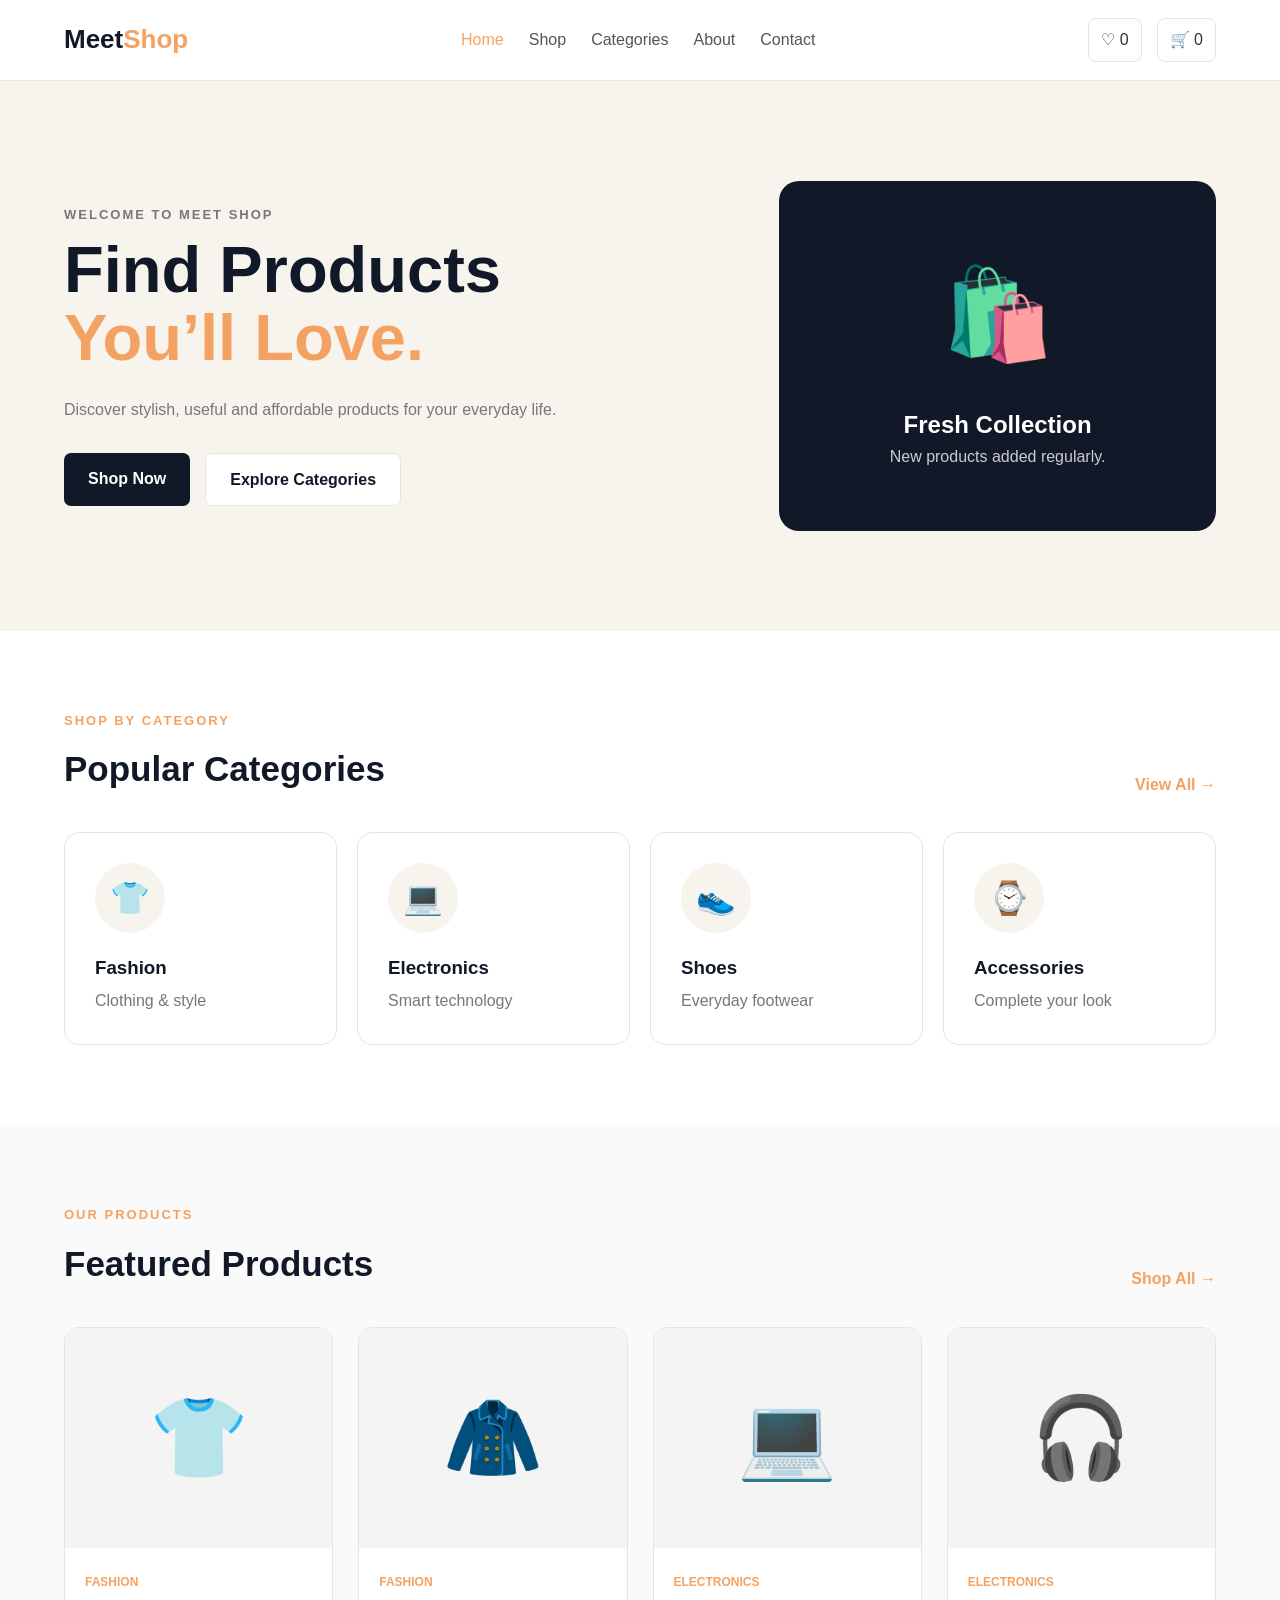
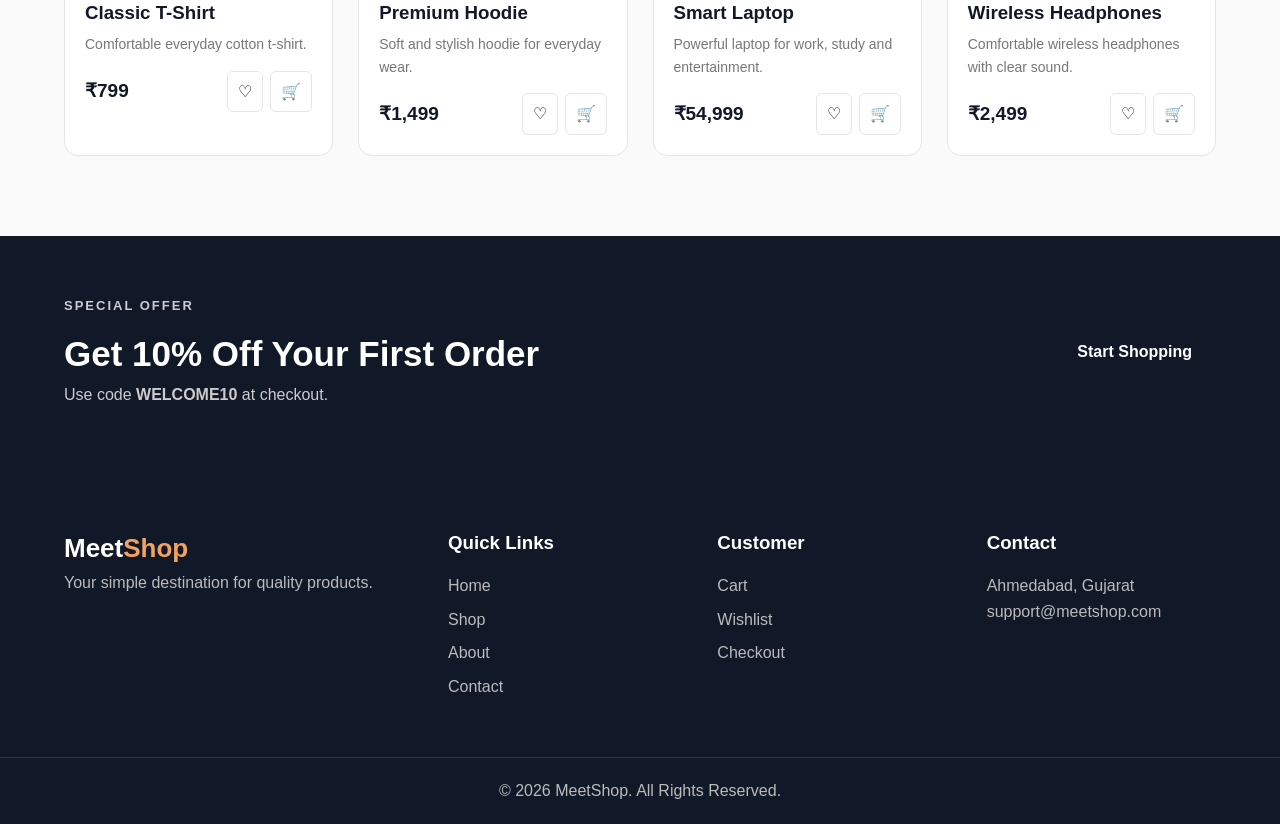
<file: index.html>
<!DOCTYPE html>
<html lang="en">
<head>
    <meta charset="UTF-8">
    <meta name="viewport" content="width=device-width, initial-scale=1.0">
    <title>Meet Shop - Home</title>
    <link rel="stylesheet" href="css/style.css">
</head>
<body>

<header class="header">
    <div class="container nav">
        <a href="index.html" class="logo">Meet<span>Shop</span></a>

        <nav>
            <a href="index.html" class="active">Home</a>
            <a href="pages/shop.html">Shop</a>
            <a href="pages/categories.html">Categories</a>
            <a href="pages/about.html">About</a>
            <a href="pages/contact.html">Contact</a>
        </nav>

        <div class="nav-actions">
            <a href="pages/wishlist.html">♡ <span id="wishlistCount">0</span></a>
            <a href="pages/cart.html">🛒 <span id="cartCount">0</span></a>
        </div>
    </div>
</header>

<main>

<section class="hero">
    <div class="container hero-content">
        <div>
            <p class="small-title">WELCOME TO MEET SHOP</p>
            <h1>Find Products<br><span>You’ll Love.</span></h1>
            <p>
                Discover stylish, useful and affordable products
                for your everyday life.
            </p>

            <div class="hero-buttons">
                <a href="pages/shop.html" class="btn">Shop Now</a>
                <a href="pages/categories.html" class="btn btn-light">Explore Categories</a>
            </div>
        </div>

        <div class="hero-card">
            <div class="hero-icon">🛍️</div>
            <h2>Fresh Collection</h2>
            <p>New products added regularly.</p>
        </div>
    </div>
</section>

<section class="section">
    <div class="container">
        <div class="section-heading">
            <div>
                <p class="small-title">SHOP BY CATEGORY</p>
                <h2>Popular Categories</h2>
            </div>
            <a href="pages/categories.html" class="text-link">View All →</a>
        </div>

        <div class="category-grid">
            <a href="pages/shop.html?category=Fashion" class="category-card">
                <div class="category-icon">👕</div>
                <h3>Fashion</h3>
                <p>Clothing & style</p>
            </a>

            <a href="pages/shop.html?category=Electronics" class="category-card">
                <div class="category-icon">💻</div>
                <h3>Electronics</h3>
                <p>Smart technology</p>
            </a>

            <a href="pages/shop.html?category=Shoes" class="category-card">
                <div class="category-icon">👟</div>
                <h3>Shoes</h3>
                <p>Everyday footwear</p>
            </a>

            <a href="pages/shop.html?category=Accessories" class="category-card">
                <div class="category-icon">⌚</div>
                <h3>Accessories</h3>
                <p>Complete your look</p>
            </a>
        </div>
    </div>
</section>

<section class="section products-section">
    <div class="container">
        <div class="section-heading">
            <div>
                <p class="small-title">OUR PRODUCTS</p>
                <h2>Featured Products</h2>
            </div>
            <a href="pages/shop.html" class="text-link">Shop All →</a>
        </div>

        <div class="product-grid" id="homeProducts"></div>
    </div>
</section>

<section class="promo">
    <div class="container promo-content">
        <div>
            <p class="small-title">SPECIAL OFFER</p>
            <h2>Get 10% Off Your First Order</h2>
            <p>Use code <strong>WELCOME10</strong> at checkout.</p>
        </div>

        <a href="pages/shop.html" class="btn">Start Shopping</a>
    </div>
</section>

</main>

<footer class="footer">
    <div class="container footer-grid">

        <div>
            <a href="index.html" class="logo">Meet<span>Shop</span></a>
            <p>Your simple destination for quality products.</p>
        </div>

        <div>
            <h3>Quick Links</h3>
            <a href="index.html">Home</a>
            <a href="pages/shop.html">Shop</a>
            <a href="pages/about.html">About</a>
            <a href="pages/contact.html">Contact</a>
        </div>

        <div>
            <h3>Customer</h3>
            <a href="pages/cart.html">Cart</a>
            <a href="pages/wishlist.html">Wishlist</a>
            <a href="pages/checkout.html">Checkout</a>
        </div>

        <div>
            <h3>Contact</h3>
            <p>Ahmedabad, Gujarat</p>
            <p>support@meetshop.com</p>
        </div>

    </div>

    <div class="footer-bottom">
        <p>© 2026 MeetShop. All Rights Reserved.</p>
    </div>
</footer>

<script src="js/script.js"></script>
</body>
</html>
</file>
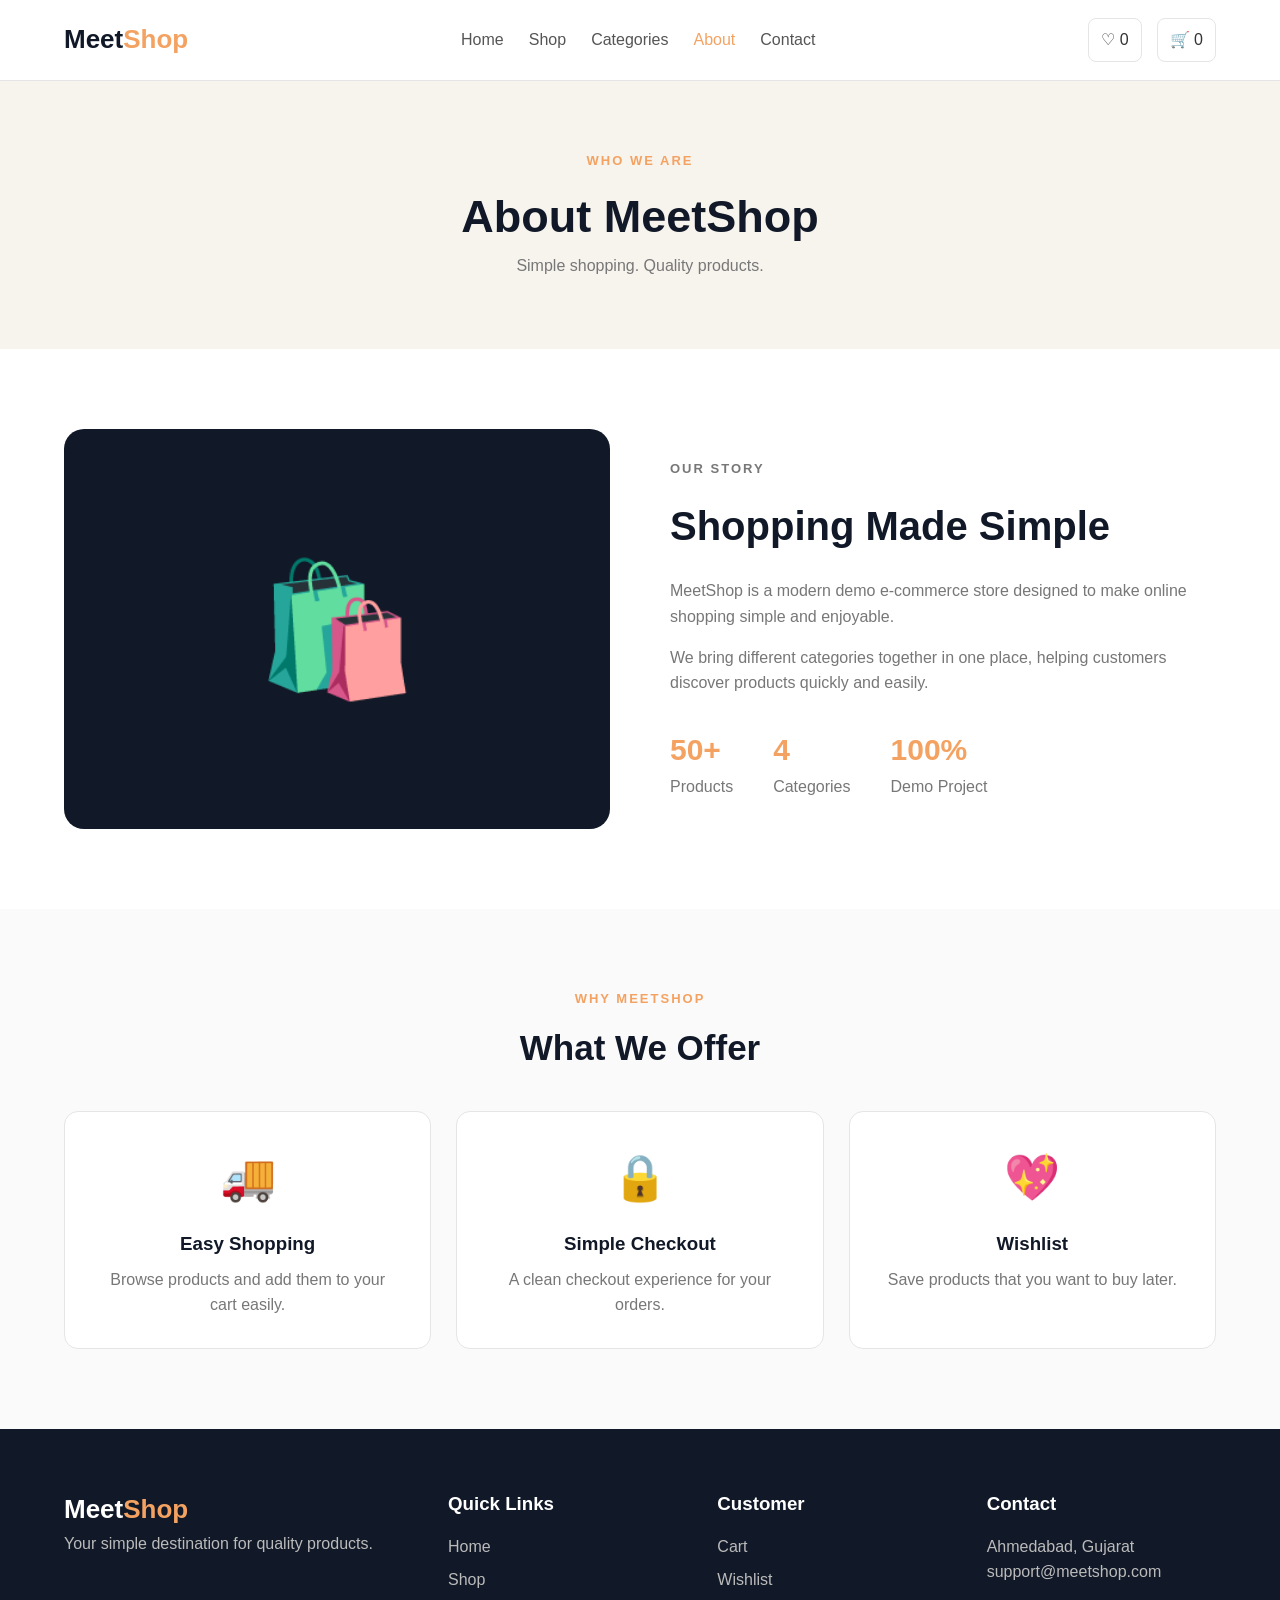
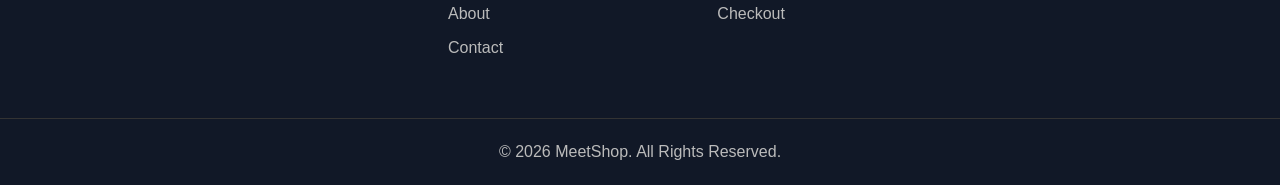
<file: pages/about.html>
<!DOCTYPE html>
<html lang="en">
<head>
    <meta charset="UTF-8">
    <meta name="viewport" content="width=device-width, initial-scale=1.0">
    <title>Meet Shop - About</title>
    <link rel="stylesheet" href="../css/style.css">
</head>
<body>

<header class="header">
    <div class="container nav">
        <a href="../index.html" class="logo">Meet<span>Shop</span></a>

        <nav>
            <a href="../index.html">Home</a>
            <a href="shop.html">Shop</a>
            <a href="categories.html">Categories</a>
            <a href="about.html" class="active">About</a>
            <a href="contact.html">Contact</a>
        </nav>

        <div class="nav-actions">
            <a href="wishlist.html">♡ <span id="wishlistCount">0</span></a>
            <a href="cart.html">🛒 <span id="cartCount">0</span></a>
        </div>
    </div>
</header>

<main>

<section class="page-banner">
    <div class="container">
        <p class="small-title">WHO WE ARE</p>
        <h1>About MeetShop</h1>
        <p>Simple shopping. Quality products.</p>
    </div>
</section>

<section class="section">
    <div class="container about-grid">

        <div class="about-visual">
            <div class="about-icon">🛍️</div>
        </div>

        <div>
            <p class="small-title">OUR STORY</p>
            <h2>Shopping Made Simple</h2>

            <p>
                MeetShop is a modern demo e-commerce store designed
                to make online shopping simple and enjoyable.
            </p>

            <p>
                We bring different categories together in one place,
                helping customers discover products quickly and easily.
            </p>

            <div class="stats">
                <div>
                    <strong>50+</strong>
                    <span>Products</span>
                </div>

                <div>
                    <strong>4</strong>
                    <span>Categories</span>
                </div>

                <div>
                    <strong>100%</strong>
                    <span>Demo Project</span>
                </div>
            </div>
        </div>

    </div>
</section>

<section class="section light-section">
    <div class="container">

        <div class="section-heading center-heading">
            <div>
                <p class="small-title">WHY MEETSHOP</p>
                <h2>What We Offer</h2>
            </div>
        </div>

        <div class="feature-grid">

            <div class="feature-card">
                <div>🚚</div>
                <h3>Easy Shopping</h3>
                <p>Browse products and add them to your cart easily.</p>
            </div>

            <div class="feature-card">
                <div>🔒</div>
                <h3>Simple Checkout</h3>
                <p>A clean checkout experience for your orders.</p>
            </div>

            <div class="feature-card">
                <div>💖</div>
                <h3>Wishlist</h3>
                <p>Save products that you want to buy later.</p>
            </div>

        </div>

    </div>
</section>

</main>

<footer class="footer">
    <div class="container footer-grid">

        <div>
            <a href="../index.html" class="logo">Meet<span>Shop</span></a>
            <p>Your simple destination for quality products.</p>
        </div>

        <div>
            <h3>Quick Links</h3>
            <a href="../index.html">Home</a>
            <a href="shop.html">Shop</a>
            <a href="about.html">About</a>
            <a href="contact.html">Contact</a>
        </div>

        <div>
            <h3>Customer</h3>
            <a href="cart.html">Cart</a>
            <a href="wishlist.html">Wishlist</a>
            <a href="checkout.html">Checkout</a>
        </div>

        <div>
            <h3>Contact</h3>
            <p>Ahmedabad, Gujarat</p>
            <p>support@meetshop.com</p>
        </div>

    </div>

    <div class="footer-bottom">
        <p>© 2026 MeetShop. All Rights Reserved.</p>
    </div>
</footer>

<script src="../js/script.js"></script>
</body>
</html>
</file>
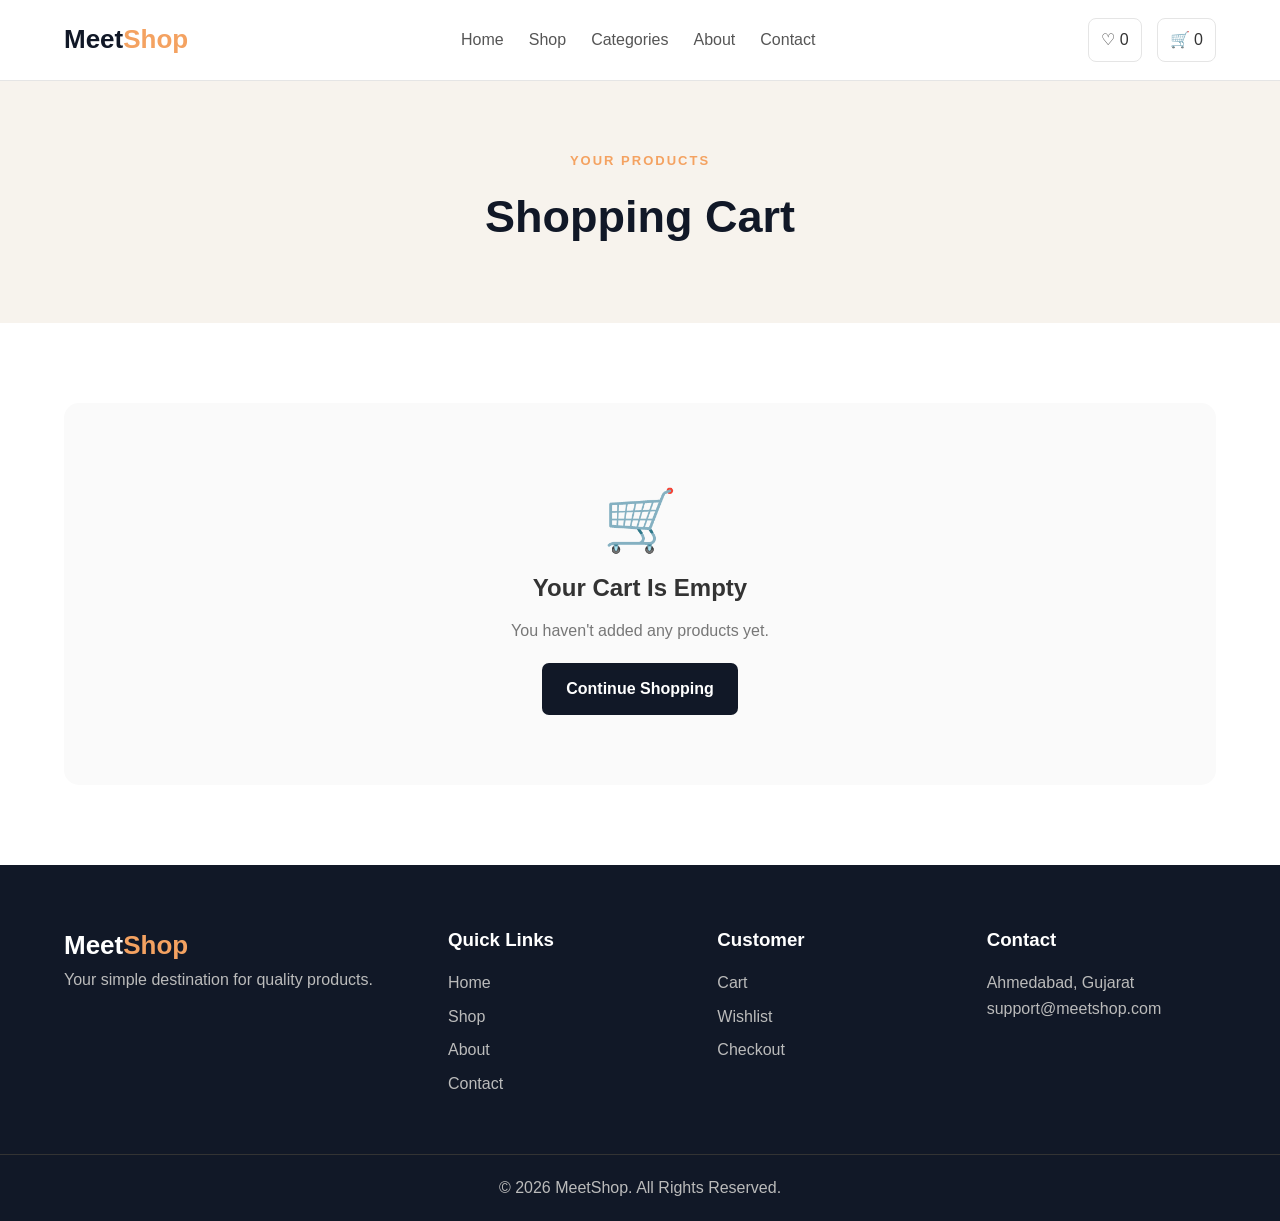
<file: pages/cart.html>
<!DOCTYPE html>
<html lang="en">
<head>
    <meta charset="UTF-8">
    <meta name="viewport" content="width=device-width, initial-scale=1.0">
    <title>Meet Shop - Cart</title>
    <link rel="stylesheet" href="../css/style.css">
</head>
<body>

<header class="header">
    <div class="container nav">
        <a href="../index.html" class="logo">Meet<span>Shop</span></a>

        <nav>
            <a href="../index.html">Home</a>
            <a href="shop.html">Shop</a>
            <a href="categories.html">Categories</a>
            <a href="about.html">About</a>
            <a href="contact.html">Contact</a>
        </nav>

        <div class="nav-actions">
            <a href="wishlist.html">♡ <span id="wishlistCount">0</span></a>
            <a href="cart.html" class="active">🛒 <span id="cartCount">0</span></a>
        </div>
    </div>
</header>

<main>

<section class="page-banner">
    <div class="container">
        <p class="small-title">YOUR PRODUCTS</p>
        <h1>Shopping Cart</h1>
    </div>
</section>

<section class="section">
    <div class="container">

        <div id="cartContainer"></div>

    </div>
</section>

</main>

<footer class="footer">
    <div class="container footer-grid">

        <div>
            <a href="../index.html" class="logo">Meet<span>Shop</span></a>
            <p>Your simple destination for quality products.</p>
        </div>

        <div>
            <h3>Quick Links</h3>
            <a href="../index.html">Home</a>
            <a href="shop.html">Shop</a>
            <a href="about.html">About</a>
            <a href="contact.html">Contact</a>
        </div>

        <div>
            <h3>Customer</h3>
            <a href="cart.html">Cart</a>
            <a href="wishlist.html">Wishlist</a>
            <a href="checkout.html">Checkout</a>
        </div>

        <div>
            <h3>Contact</h3>
            <p>Ahmedabad, Gujarat</p>
            <p>support@meetshop.com</p>
        </div>

    </div>

    <div class="footer-bottom">
        <p>© 2026 MeetShop. All Rights Reserved.</p>
    </div>
</footer>

<script src="../js/script.js"></script>
</body>
</html>
</file>
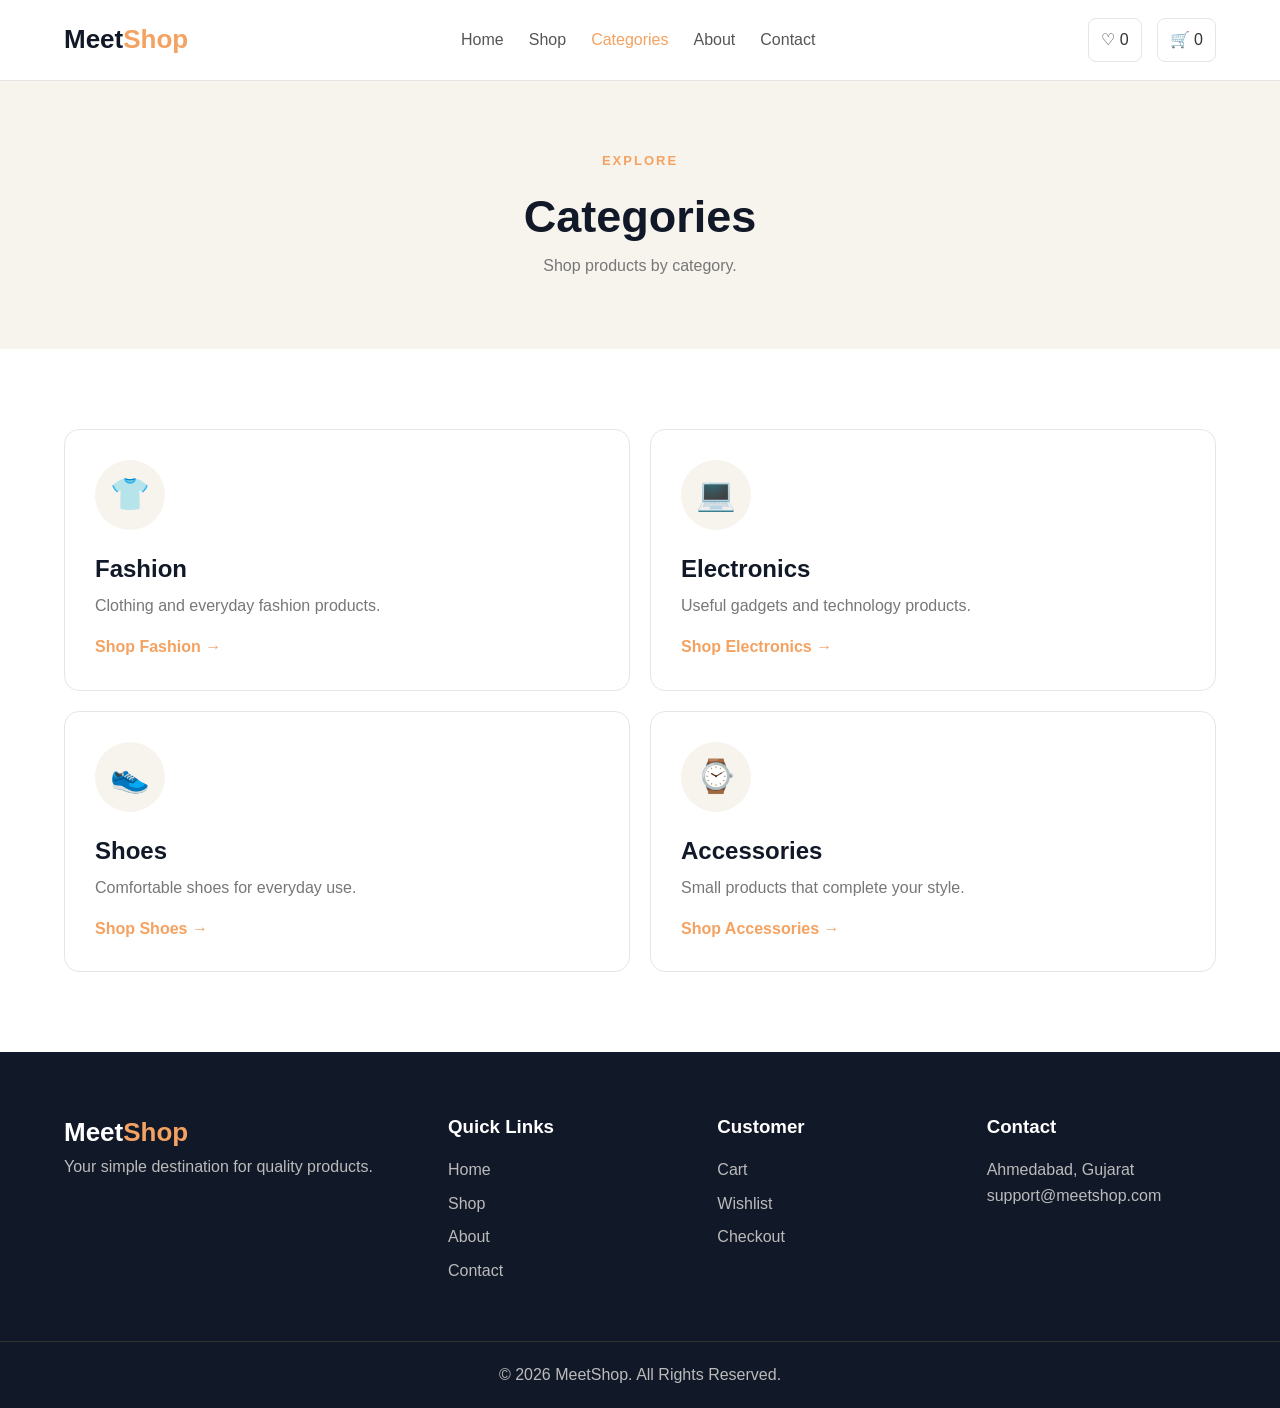
<file: pages/categories.html>
<!DOCTYPE html>
<html lang="en">
<head>
    <meta charset="UTF-8">
    <meta name="viewport" content="width=device-width, initial-scale=1.0">
    <title>Meet Shop - Categories</title>
    <link rel="stylesheet" href="../css/style.css">
</head>
<body>

<header class="header">
    <div class="container nav">
        <a href="../index.html" class="logo">Meet<span>Shop</span></a>

        <nav>
            <a href="../index.html">Home</a>
            <a href="shop.html">Shop</a>
            <a href="categories.html" class="active">Categories</a>
            <a href="about.html">About</a>
            <a href="contact.html">Contact</a>
        </nav>

        <div class="nav-actions">
            <a href="wishlist.html">♡ <span id="wishlistCount">0</span></a>
            <a href="cart.html">🛒 <span id="cartCount">0</span></a>
        </div>
    </div>
</header>

<main>

<section class="page-banner">
    <div class="container">
        <p class="small-title">EXPLORE</p>
        <h1>Categories</h1>
        <p>Shop products by category.</p>
    </div>
</section>

<section class="section">
    <div class="container">

        <div class="category-grid category-large">

            <a href="shop.html?category=Fashion" class="category-card">
                <div class="category-icon">👕</div>
                <h2>Fashion</h2>
                <p>Clothing and everyday fashion products.</p>
                <span>Shop Fashion →</span>
            </a>

            <a href="shop.html?category=Electronics" class="category-card">
                <div class="category-icon">💻</div>
                <h2>Electronics</h2>
                <p>Useful gadgets and technology products.</p>
                <span>Shop Electronics →</span>
            </a>

            <a href="shop.html?category=Shoes" class="category-card">
                <div class="category-icon">👟</div>
                <h2>Shoes</h2>
                <p>Comfortable shoes for everyday use.</p>
                <span>Shop Shoes →</span>
            </a>

            <a href="shop.html?category=Accessories" class="category-card">
                <div class="category-icon">⌚</div>
                <h2>Accessories</h2>
                <p>Small products that complete your style.</p>
                <span>Shop Accessories →</span>
            </a>

        </div>

    </div>
</section>

</main>

<footer class="footer">
    <div class="container footer-grid">

        <div>
            <a href="../index.html" class="logo">Meet<span>Shop</span></a>
            <p>Your simple destination for quality products.</p>
        </div>

        <div>
            <h3>Quick Links</h3>
            <a href="../index.html">Home</a>
            <a href="shop.html">Shop</a>
            <a href="about.html">About</a>
            <a href="contact.html">Contact</a>
        </div>

        <div>
            <h3>Customer</h3>
            <a href="cart.html">Cart</a>
            <a href="wishlist.html">Wishlist</a>
            <a href="checkout.html">Checkout</a>
        </div>

        <div>
            <h3>Contact</h3>
            <p>Ahmedabad, Gujarat</p>
            <p>support@meetshop.com</p>
        </div>

    </div>

    <div class="footer-bottom">
        <p>© 2026 MeetShop. All Rights Reserved.</p>
    </div>
</footer>

<script src="../js/script.js"></script>
</body>
</html>
</file>
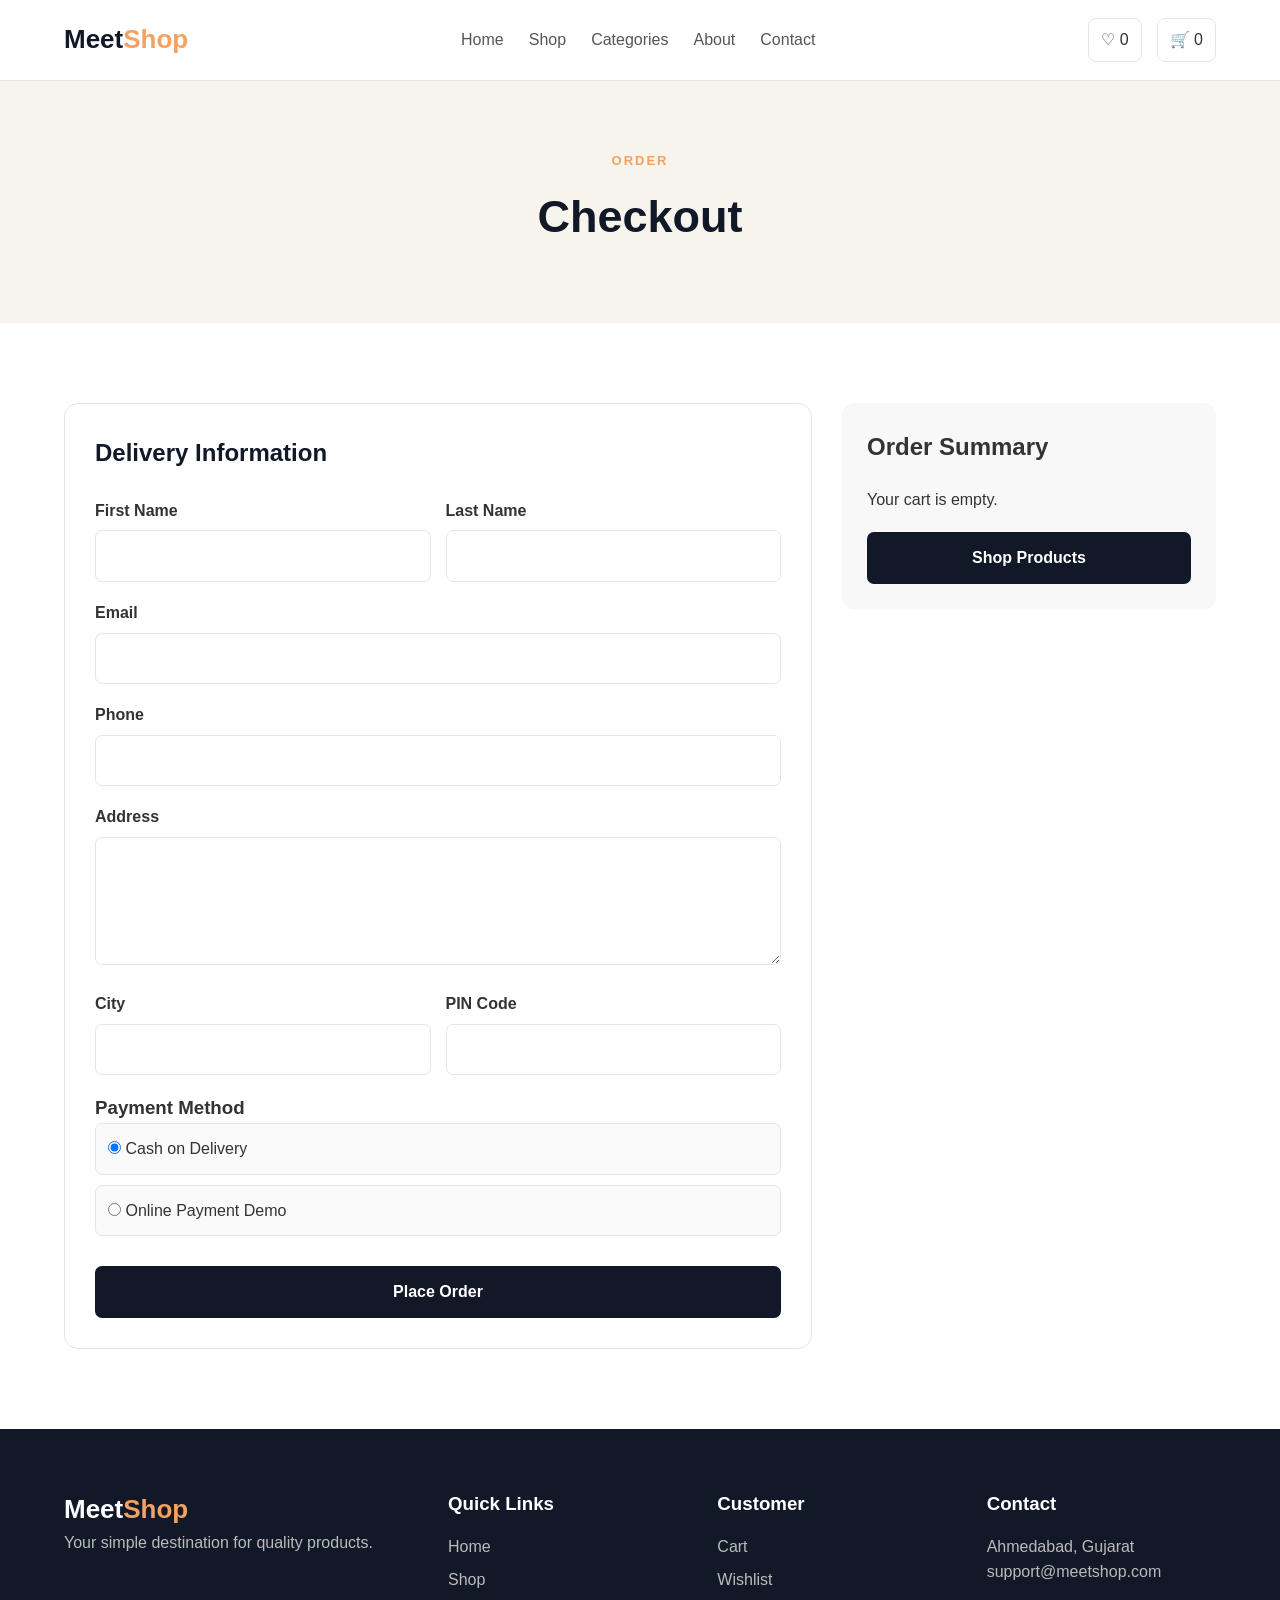
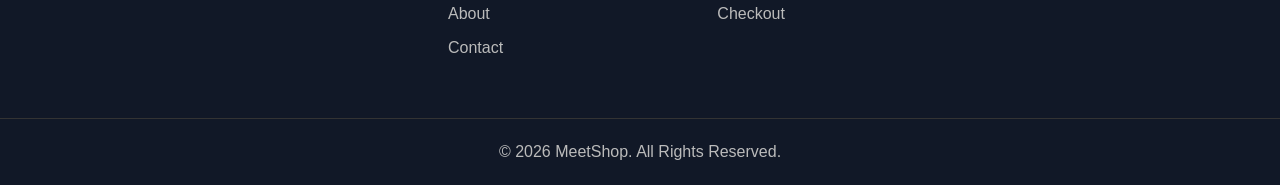
<file: pages/checkout.html>
<!DOCTYPE html>
<html lang="en">
<head>
    <meta charset="UTF-8">
    <meta name="viewport" content="width=device-width, initial-scale=1.0">
    <title>Meet Shop - Checkout</title>
    <link rel="stylesheet" href="../css/style.css">
</head>
<body>

<header class="header">
    <div class="container nav">
        <a href="../index.html" class="logo">Meet<span>Shop</span></a>

        <nav>
            <a href="../index.html">Home</a>
            <a href="shop.html">Shop</a>
            <a href="categories.html">Categories</a>
            <a href="about.html">About</a>
            <a href="contact.html">Contact</a>
        </nav>

        <div class="nav-actions">
            <a href="wishlist.html">♡ <span id="wishlistCount">0</span></a>
            <a href="cart.html">🛒 <span id="cartCount">0</span></a>
        </div>
    </div>
</header>

<main>

<section class="page-banner">
    <div class="container">
        <p class="small-title">ORDER</p>
        <h1>Checkout</h1>
    </div>
</section>

<section class="section">
    <div class="container checkout-layout">

        <div class="form-card">

            <h2>Delivery Information</h2>

            <form id="checkoutForm">

                <div class="form-row">
                    <div class="form-group">
                        <label>First Name</label>
                        <input type="text" id="firstName" required>
                    </div>

                    <div class="form-group">
                        <label>Last Name</label>
                        <input type="text" id="lastName" required>
                    </div>
                </div>

                <div class="form-group">
                    <label>Email</label>
                    <input type="email" id="email" required>
                </div>

                <div class="form-group">
                    <label>Phone</label>
                    <input type="tel" id="phone" required>
                </div>

                <div class="form-group">
                    <label>Address</label>
                    <textarea id="address" rows="4" required></textarea>
                </div>

                <div class="form-row">
                    <div class="form-group">
                        <label>City</label>
                        <input type="text" id="city" required>
                    </div>

                    <div class="form-group">
                        <label>PIN Code</label>
                        <input type="text" id="pincode" required>
                    </div>
                </div>

                <h3>Payment Method</h3>

                <label class="payment-option">
                    <input type="radio" name="payment" value="COD" checked>
                    Cash on Delivery
                </label>

                <label class="payment-option">
                    <input type="radio" name="payment" value="Online">
                    Online Payment Demo
                </label>

                <button type="submit" class="btn full-btn">
                    Place Order
                </button>

            </form>

        </div>

        <div class="summary-card">
            <h2>Order Summary</h2>
            <div id="checkoutSummary"></div>
        </div>

    </div>
</section>

</main>

<footer class="footer">
    <div class="container footer-grid">

        <div>
            <a href="../index.html" class="logo">Meet<span>Shop</span></a>
            <p>Your simple destination for quality products.</p>
        </div>

        <div>
            <h3>Quick Links</h3>
            <a href="../index.html">Home</a>
            <a href="shop.html">Shop</a>
            <a href="about.html">About</a>
            <a href="contact.html">Contact</a>
        </div>

        <div>
            <h3>Customer</h3>
            <a href="cart.html">Cart</a>
            <a href="wishlist.html">Wishlist</a>
            <a href="checkout.html">Checkout</a>
        </div>

        <div>
            <h3>Contact</h3>
            <p>Ahmedabad, Gujarat</p>
            <p>support@meetshop.com</p>
        </div>

    </div>

    <div class="footer-bottom">
        <p>© 2026 MeetShop. All Rights Reserved.</p>
    </div>
</footer>

<script src="../js/script.js"></script>
</body>
</html>
</file>
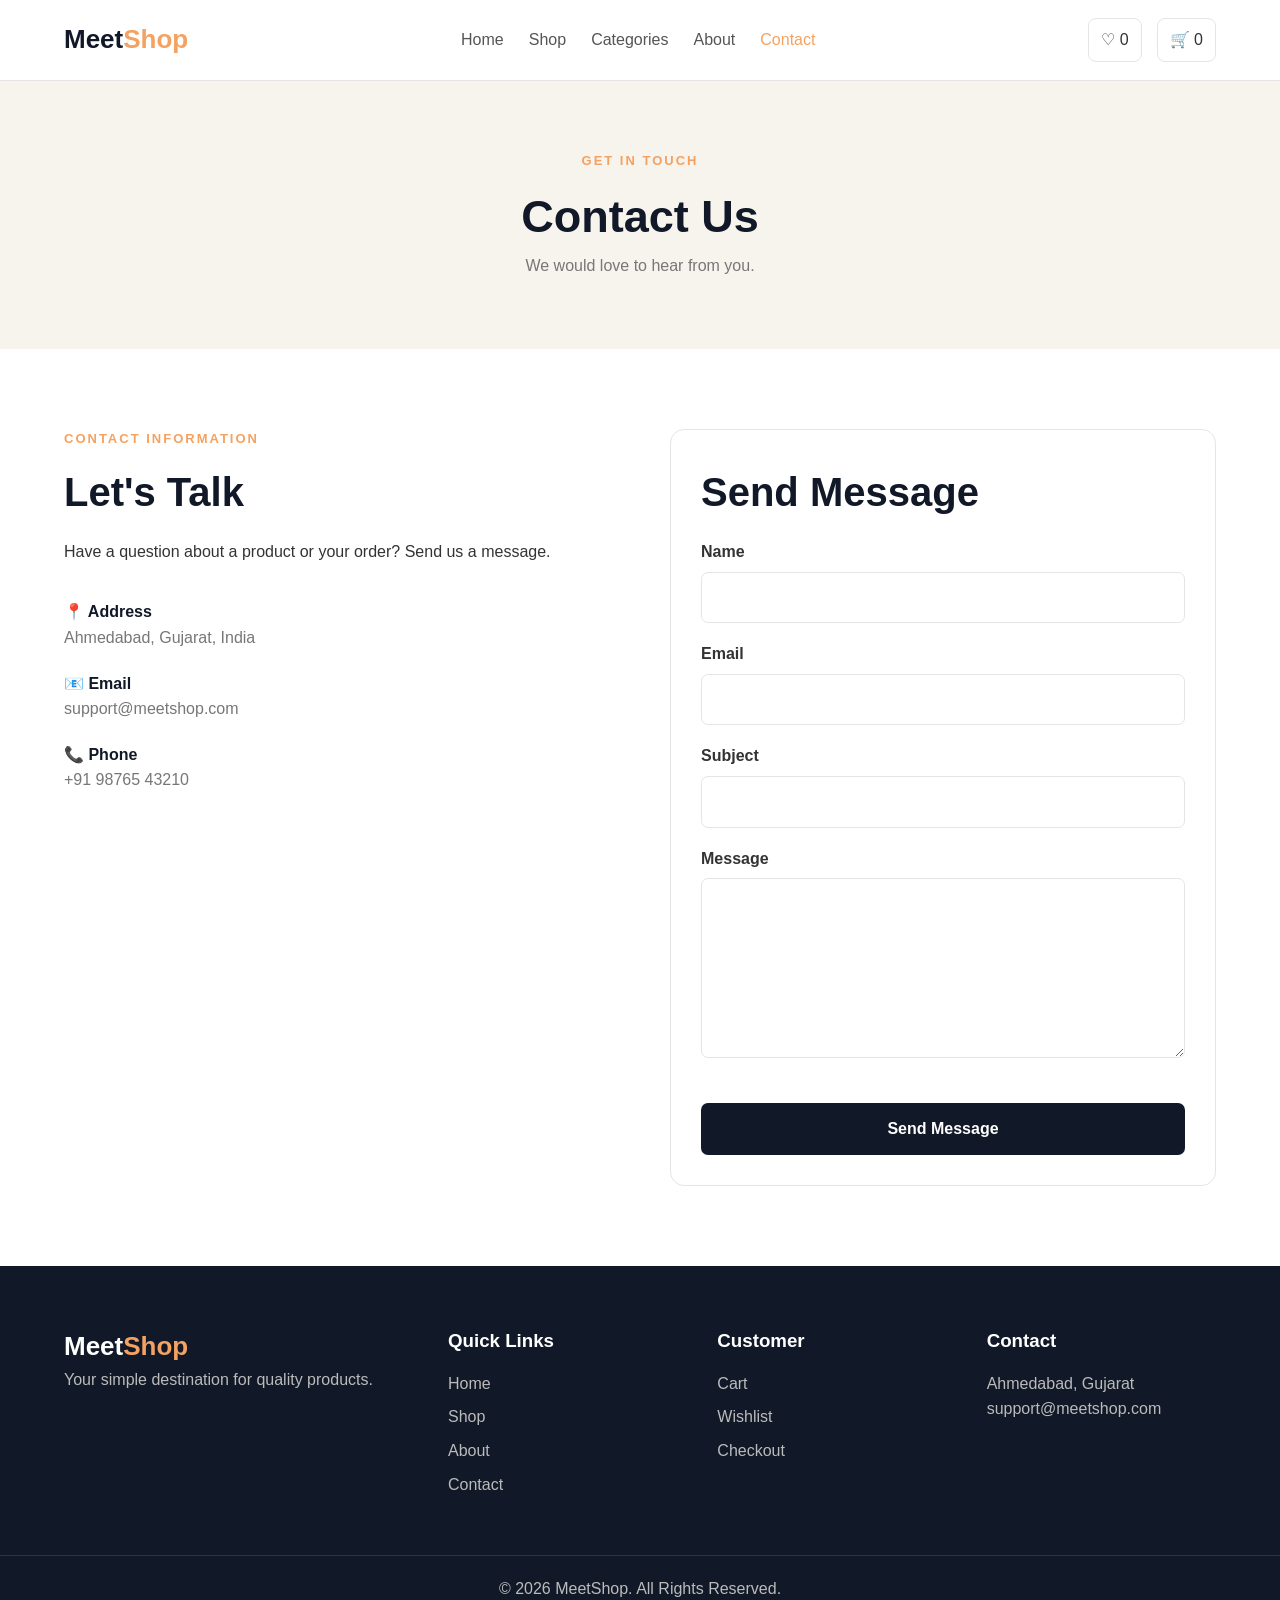
<file: pages/contact.html>
<!DOCTYPE html>
<html lang="en">
<head>
    <meta charset="UTF-8">
    <meta name="viewport" content="width=device-width, initial-scale=1.0">
    <title>Meet Shop - Contact</title>
    <link rel="stylesheet" href="../css/style.css">
</head>
<body>

<header class="header">
    <div class="container nav">
        <a href="../index.html" class="logo">Meet<span>Shop</span></a>

        <nav>
            <a href="../index.html">Home</a>
            <a href="shop.html">Shop</a>
            <a href="categories.html">Categories</a>
            <a href="about.html">About</a>
            <a href="contact.html" class="active">Contact</a>
        </nav>

        <div class="nav-actions">
            <a href="wishlist.html">♡ <span id="wishlistCount">0</span></a>
            <a href="cart.html">🛒 <span id="cartCount">0</span></a>
        </div>
    </div>
</header>

<main>

<section class="page-banner">
    <div class="container">
        <p class="small-title">GET IN TOUCH</p>
        <h1>Contact Us</h1>
        <p>We would love to hear from you.</p>
    </div>
</section>

<section class="section">
    <div class="container contact-grid">

        <div>

            <p class="small-title">CONTACT INFORMATION</p>
            <h2>Let's Talk</h2>

            <p>
                Have a question about a product or your order?
                Send us a message.
            </p>

            <div class="contact-info">

                <div>
                    <strong>📍 Address</strong>
                    <p>Ahmedabad, Gujarat, India</p>
                </div>

                <div>
                    <strong>📧 Email</strong>
                    <p>support@meetshop.com</p>
                </div>

                <div>
                    <strong>📞 Phone</strong>
                    <p>+91 98765 43210</p>
                </div>

            </div>

        </div>

        <div class="form-card">

            <h2>Send Message</h2>

            <form id="contactForm">

                <div class="form-group">
                    <label>Name</label>
                    <input type="text" id="contactName" required>
                </div>

                <div class="form-group">
                    <label>Email</label>
                    <input type="email" id="contactEmail" required>
                </div>

                <div class="form-group">
                    <label>Subject</label>
                    <input type="text" id="contactSubject" required>
                </div>

                <div class="form-group">
                    <label>Message</label>
                    <textarea id="contactMessage" rows="6" required></textarea>
                </div>

                <button type="submit" class="btn full-btn">
                    Send Message
                </button>

            </form>

        </div>

    </div>
</section>

</main>

<footer class="footer">
    <div class="container footer-grid">

        <div>
            <a href="../index.html" class="logo">Meet<span>Shop</span></a>
            <p>Your simple destination for quality products.</p>
        </div>

        <div>
            <h3>Quick Links</h3>
            <a href="../index.html">Home</a>
            <a href="shop.html">Shop</a>
            <a href="about.html">About</a>
            <a href="contact.html">Contact</a>
        </div>

        <div>
            <h3>Customer</h3>
            <a href="cart.html">Cart</a>
            <a href="wishlist.html">Wishlist</a>
            <a href="checkout.html">Checkout</a>
        </div>

        <div>
            <h3>Contact</h3>
            <p>Ahmedabad, Gujarat</p>
            <p>support@meetshop.com</p>
        </div>

    </div>

    <div class="footer-bottom">
        <p>© 2026 MeetShop. All Rights Reserved.</p>
    </div>
</footer>

<script src="../js/script.js"></script>
</body>
</html>
</file>
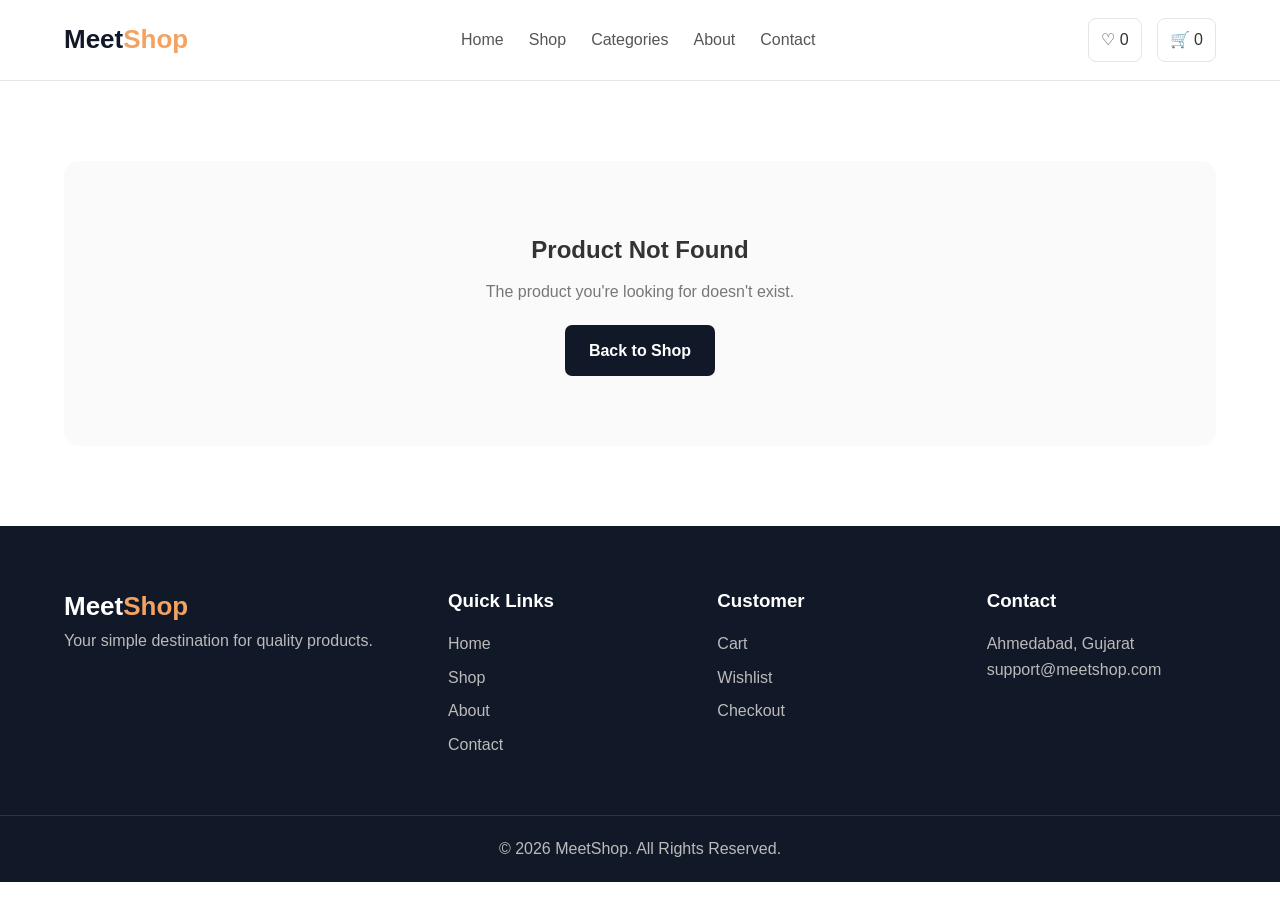
<file: pages/product-details.html>
<!DOCTYPE html>
<html lang="en">
<head>
    <meta charset="UTF-8">
    <meta name="viewport" content="width=device-width, initial-scale=1.0">
    <title>Meet Shop - Product Details</title>
    <link rel="stylesheet" href="../css/style.css">
</head>
<body>

<header class="header">
    <div class="container nav">
        <a href="../index.html" class="logo">Meet<span>Shop</span></a>

        <nav>
            <a href="../index.html">Home</a>
            <a href="shop.html">Shop</a>
            <a href="categories.html">Categories</a>
            <a href="about.html">About</a>
            <a href="contact.html">Contact</a>
        </nav>

        <div class="nav-actions">
            <a href="wishlist.html">♡ <span id="wishlistCount">0</span></a>
            <a href="cart.html">🛒 <span id="cartCount">0</span></a>
        </div>
    </div>
</header>

<main>

<section class="section">
    <div class="container">
        <div id="productDetails"></div>
    </div>
</section>

</main>

<footer class="footer">
    <div class="container footer-grid">

        <div>
            <a href="../index.html" class="logo">Meet<span>Shop</span></a>
            <p>Your simple destination for quality products.</p>
        </div>

        <div>
            <h3>Quick Links</h3>
            <a href="../index.html">Home</a>
            <a href="shop.html">Shop</a>
            <a href="about.html">About</a>
            <a href="contact.html">Contact</a>
        </div>

        <div>
            <h3>Customer</h3>
            <a href="cart.html">Cart</a>
            <a href="wishlist.html">Wishlist</a>
            <a href="checkout.html">Checkout</a>
        </div>

        <div>
            <h3>Contact</h3>
            <p>Ahmedabad, Gujarat</p>
            <p>support@meetshop.com</p>
        </div>

    </div>

    <div class="footer-bottom">
        <p>© 2026 MeetShop. All Rights Reserved.</p>
    </div>
</footer>

<script src="../js/script.js"></script>
</body>
</html>
</file>
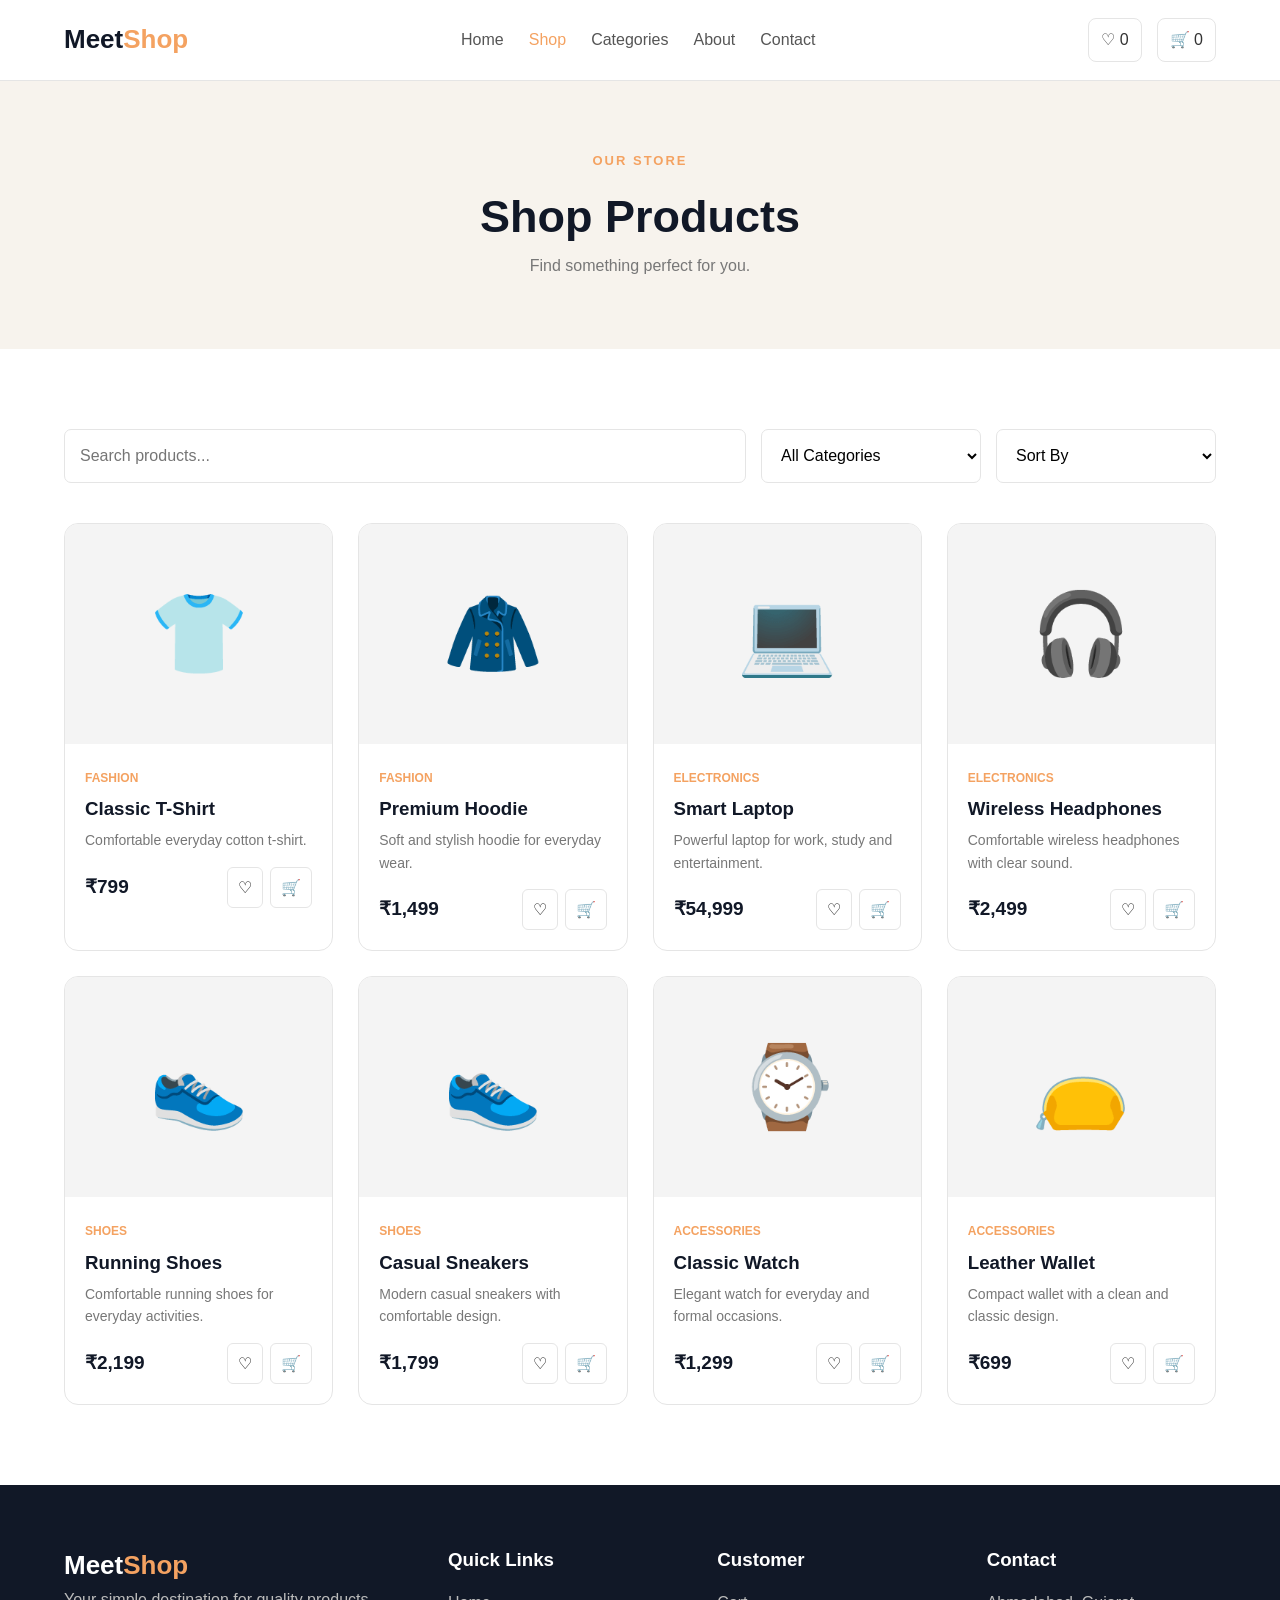
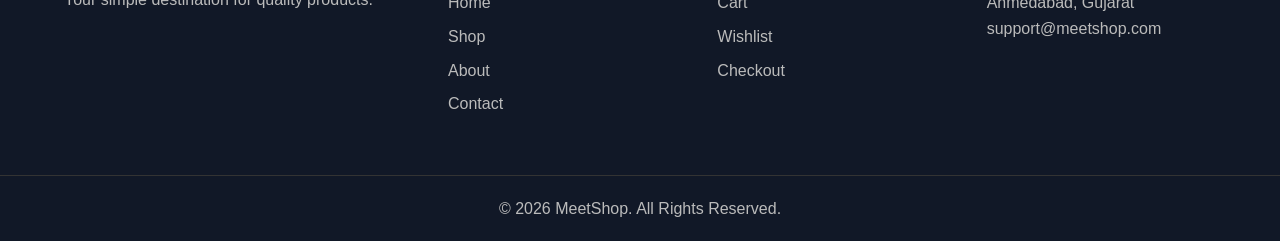
<file: pages/shop.html>
<!DOCTYPE html>
<html lang="en">
<head>
    <meta charset="UTF-8">
    <meta name="viewport" content="width=device-width, initial-scale=1.0">
    <title>Meet Shop - Shop</title>
    <link rel="stylesheet" href="../css/style.css">
</head>
<body>

<header class="header">
    <div class="container nav">
        <a href="../index.html" class="logo">Meet<span>Shop</span></a>

        <nav>
            <a href="../index.html">Home</a>
            <a href="shop.html" class="active">Shop</a>
            <a href="categories.html">Categories</a>
            <a href="about.html">About</a>
            <a href="contact.html">Contact</a>
        </nav>

        <div class="nav-actions">
            <a href="wishlist.html">♡ <span id="wishlistCount">0</span></a>
            <a href="cart.html">🛒 <span id="cartCount">0</span></a>
        </div>
    </div>
</header>

<main>

<section class="page-banner">
    <div class="container">
        <p class="small-title">OUR STORE</p>
        <h1>Shop Products</h1>
        <p>Find something perfect for you.</p>
    </div>
</section>

<section class="section">
    <div class="container">

        <div class="shop-tools">

            <div class="search-box">
                <input
                    type="text"
                    id="searchInput"
                    placeholder="Search products..."
                >
            </div>

            <select id="categoryFilter">
                <option value="All">All Categories</option>
                <option value="Fashion">Fashion</option>
                <option value="Electronics">Electronics</option>
                <option value="Shoes">Shoes</option>
                <option value="Accessories">Accessories</option>
            </select>

            <select id="sortProducts">
                <option value="default">Sort By</option>
                <option value="low">Price: Low to High</option>
                <option value="high">Price: High to Low</option>
                <option value="name">Name: A-Z</option>
            </select>

        </div>

        <div class="product-grid" id="shopProducts"></div>

    </div>
</section>

</main>

<footer class="footer">
    <div class="container footer-grid">

        <div>
            <a href="../index.html" class="logo">Meet<span>Shop</span></a>
            <p>Your simple destination for quality products.</p>
        </div>

        <div>
            <h3>Quick Links</h3>
            <a href="../index.html">Home</a>
            <a href="shop.html">Shop</a>
            <a href="about.html">About</a>
            <a href="contact.html">Contact</a>
        </div>

        <div>
            <h3>Customer</h3>
            <a href="cart.html">Cart</a>
            <a href="wishlist.html">Wishlist</a>
            <a href="checkout.html">Checkout</a>
        </div>

        <div>
            <h3>Contact</h3>
            <p>Ahmedabad, Gujarat</p>
            <p>support@meetshop.com</p>
        </div>

    </div>

    <div class="footer-bottom">
        <p>© 2026 MeetShop. All Rights Reserved.</p>
    </div>
</footer>

<script src="../js/script.js"></script>
</body>
</html>
</file>
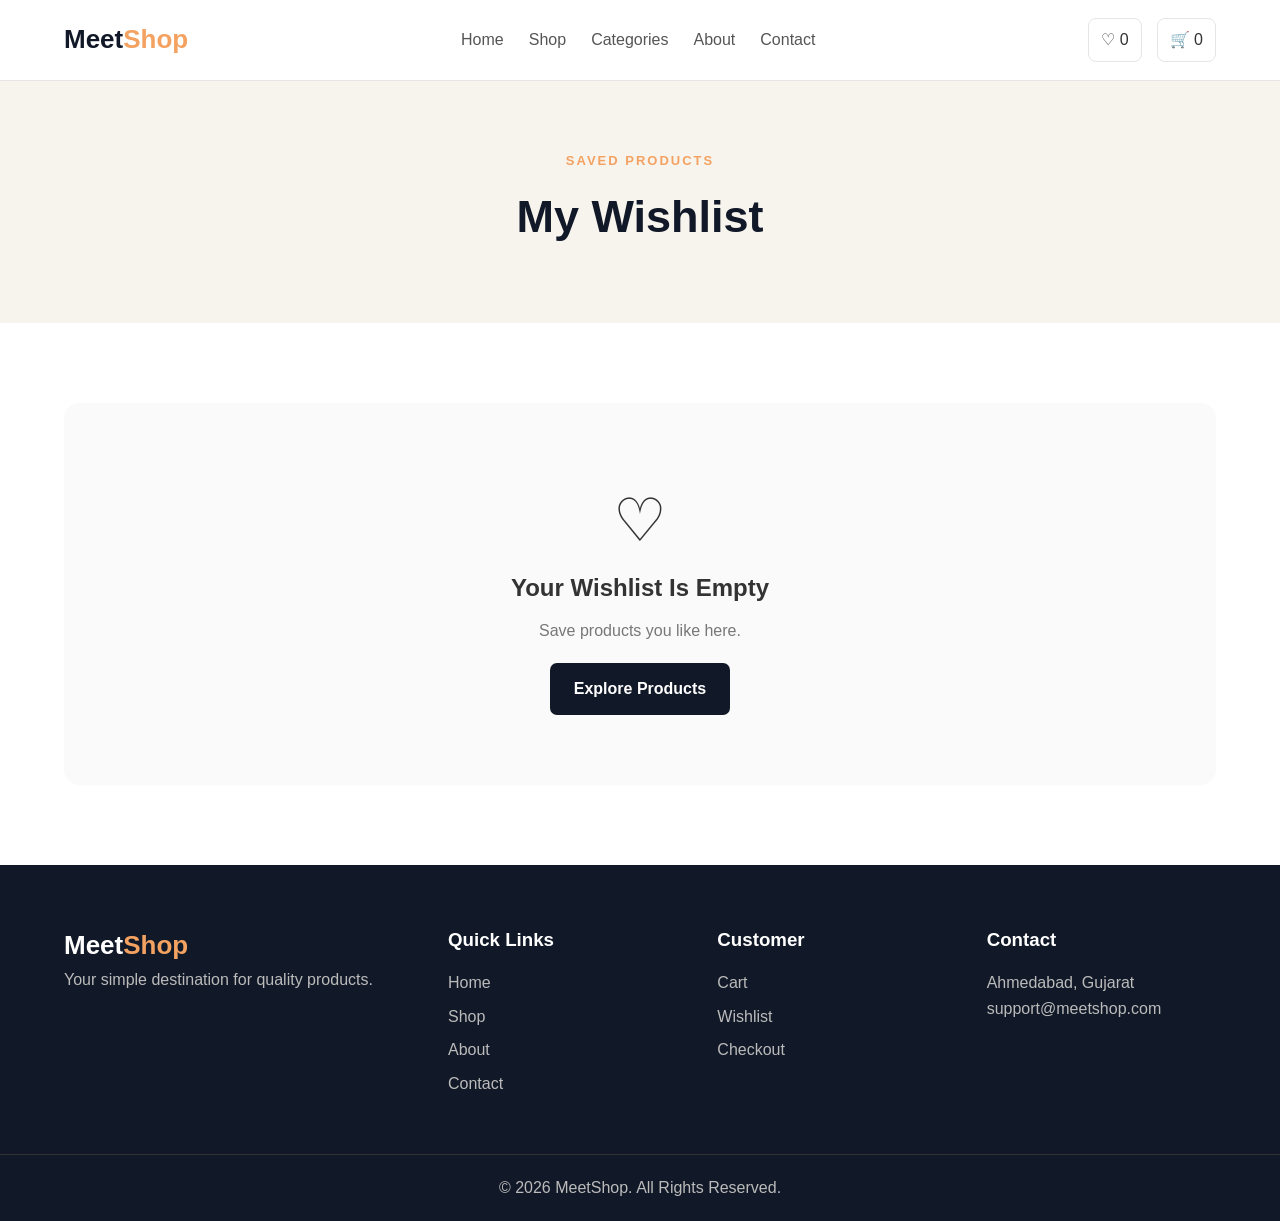
<file: pages/wishlist.html>
<!DOCTYPE html>
<html lang="en">
<head>
    <meta charset="UTF-8">
    <meta name="viewport" content="width=device-width, initial-scale=1.0">
    <title>Meet Shop - Wishlist</title>
    <link rel="stylesheet" href="../css/style.css">
</head>
<body>

<header class="header">
    <div class="container nav">
        <a href="../index.html" class="logo">Meet<span>Shop</span></a>

        <nav>
            <a href="../index.html">Home</a>
            <a href="shop.html">Shop</a>
            <a href="categories.html">Categories</a>
            <a href="about.html">About</a>
            <a href="contact.html">Contact</a>
        </nav>

        <div class="nav-actions">
            <a href="wishlist.html" class="active">♡ <span id="wishlistCount">0</span></a>
            <a href="cart.html">🛒 <span id="cartCount">0</span></a>
        </div>
    </div>
</header>

<main>

<section class="page-banner">
    <div class="container">
        <p class="small-title">SAVED PRODUCTS</p>
        <h1>My Wishlist</h1>
    </div>
</section>

<section class="section">
    <div class="container">

        <div class="product-grid" id="wishlistProducts"></div>

    </div>
</section>

</main>

<footer class="footer">
    <div class="container footer-grid">

        <div>
            <a href="../index.html" class="logo">Meet<span>Shop</span></a>
            <p>Your simple destination for quality products.</p>
        </div>

        <div>
            <h3>Quick Links</h3>
            <a href="../index.html">Home</a>
            <a href="shop.html">Shop</a>
            <a href="about.html">About</a>
            <a href="contact.html">Contact</a>
        </div>

        <div>
            <h3>Customer</h3>
            <a href="cart.html">Cart</a>
            <a href="wishlist.html">Wishlist</a>
            <a href="checkout.html">Checkout</a>
        </div>

        <div>
            <h3>Contact</h3>
            <p>Ahmedabad, Gujarat</p>
            <p>support@meetshop.com</p>
        </div>

    </div>

    <div class="footer-bottom">
        <p>© 2026 MeetShop. All Rights Reserved.</p>
    </div>
</footer>

<script src="../js/script.js"></script>
</body>
</html>
</file>
<file: css/style.css>
* {
    margin: 0;
    padding: 0;
    box-sizing: border-box;
}

:root {
    --primary: #111827;
    --secondary: #f4a261;
    --light: #f8f8f8;
    --white: #ffffff;
    --text: #333333;
    --muted: #777777;
    --border: #e5e5e5;
}

body {
    font-family: Arial, Helvetica, sans-serif;
    color: var(--text);
    background: var(--white);
    line-height: 1.6;
}

a {
    text-decoration: none;
    color: inherit;
}

button,
input,
textarea,
select {
    font: inherit;
}

.container {
    width: 90%;
    max-width: 1200px;
    margin: auto;
}

/* HEADER */

.header {
    background: white;
    border-bottom: 1px solid var(--border);
    position: sticky;
    top: 0;
    z-index: 1000;
}

.nav {
    min-height: 75px;
    display: flex;
    align-items: center;
    justify-content: space-between;
    gap: 30px;
}

.logo {
    font-size: 26px;
    font-weight: 800;
    color: var(--primary);
}

.logo span {
    color: var(--secondary);
}

.nav nav {
    display: flex;
    gap: 25px;
}

.nav nav a {
    color: #555;
    font-weight: 500;
    padding: 27px 0;
}

.nav nav a:hover,
.nav nav a.active {
    color: var(--secondary);
}

.nav-actions {
    display: flex;
    gap: 15px;
}

.nav-actions a {
    border: 1px solid var(--border);
    padding: 8px 12px;
    border-radius: 8px;
    background: white;
}

.nav-actions a:hover {
    background: var(--primary);
    color: white;
}

/* HERO */

.hero {
    background: #f7f3ed;
    padding: 100px 0;
}

.hero-content {
    display: grid;
    grid-template-columns: 1.5fr 1fr;
    gap: 60px;
    align-items: center;
}

.small-title {
    color: var(--secondary);
    font-size: 13px;
    font-weight: 700;
    letter-spacing: 2px;
    margin-bottom: 10px;
}

.hero h1 {
    font-size: 65px;
    line-height: 1.05;
    color: var(--primary);
    margin-bottom: 25px;
}

.hero h1 span {
    color: var(--secondary);
}

.hero p {
    color: var(--muted);
    max-width: 550px;
}

.hero-buttons {
    display: flex;
    gap: 15px;
    margin-top: 30px;
}

.btn {
    display: inline-block;
    border: none;
    cursor: pointer;
    background: var(--primary);
    color: white;
    padding: 13px 24px;
    border-radius: 7px;
    font-weight: 600;
    transition: 0.2s;
}

.btn:hover {
    transform: translateY(-2px);
    opacity: 0.9;
}

.btn-light {
    background: white;
    color: var(--primary);
    border: 1px solid var(--border);
}

.hero-card {
    min-height: 350px;
    border-radius: 20px;
    background: var(--primary);
    color: white;
    display: flex;
    align-items: center;
    justify-content: center;
    flex-direction: column;
    text-align: center;
    padding: 30px;
}

.hero-icon {
    font-size: 90px;
    margin-bottom: 20px;
}

.hero-card p {
    color: #ccc;
}

/* SECTIONS */

.section {
    padding: 80px 0;
}

.products-section {
    background: #fafafa;
}

.section-heading {
    display: flex;
    align-items: end;
    justify-content: space-between;
    margin-bottom: 35px;
}

.section-heading h2 {
    font-size: 35px;
    color: var(--primary);
}

.text-link {
    color: var(--secondary);
    font-weight: 700;
}

/* CATEGORIES */

.category-grid {
    display: grid;
    grid-template-columns: repeat(4, 1fr);
    gap: 20px;
}

.category-card {
    background: white;
    border: 1px solid var(--border);
    border-radius: 15px;
    padding: 30px;
    transition: 0.2s;
}

.category-card:hover {
    transform: translateY(-5px);
    box-shadow: 0 15px 30px rgba(0, 0, 0, 0.08);
}

.category-icon {
    width: 70px;
    height: 70px;
    background: #f7f3ed;
    border-radius: 50%;
    display: flex;
    align-items: center;
    justify-content: center;
    font-size: 32px;
    margin-bottom: 20px;
}

.category-card h3,
.category-card h2 {
    color: var(--primary);
    margin-bottom: 5px;
}

.category-card p {
    color: var(--muted);
}

.category-card span {
    display: inline-block;
    color: var(--secondary);
    font-weight: 700;
    margin-top: 15px;
}

.category-large {
    grid-template-columns: repeat(2, 1fr);
}

/* PRODUCTS */

.product-grid {
    display: grid;
    grid-template-columns: repeat(4, 1fr);
    gap: 25px;
}

.product-card {
    background: white;
    border: 1px solid var(--border);
    border-radius: 14px;
    overflow: hidden;
    position: relative;
    transition: 0.2s;
}

.product-card:hover {
    transform: translateY(-4px);
    box-shadow: 0 15px 35px rgba(0, 0, 0, 0.08);
}

.product-image {
    height: 220px;
    background: #f4f4f4;
    display: flex;
    align-items: center;
    justify-content: center;
    font-size: 80px;
}

.product-info {
    padding: 20px;
}

.product-category {
    color: var(--secondary);
    font-size: 12px;
    font-weight: 700;
    text-transform: uppercase;
}

.product-info h3 {
    color: var(--primary);
    margin: 5px 0;
}

.product-info p {
    color: var(--muted);
    font-size: 14px;
}

.product-bottom {
    display: flex;
    align-items: center;
    justify-content: space-between;
    margin-top: 15px;
}

.price {
    color: var(--primary);
    font-size: 19px;
    font-weight: 800;
}

.product-actions {
    display: flex;
    gap: 7px;
}

.icon-btn {
    border: 1px solid var(--border);
    background: white;
    cursor: pointer;
    padding: 7px 10px;
    border-radius: 6px;
}

.icon-btn:hover {
    background: var(--primary);
    color: white;
}

/* PROMO */

.promo {
    background: var(--primary);
    color: white;
    padding: 60px 0;
}

.promo-content {
    display: flex;
    align-items: center;
    justify-content: space-between;
    gap: 30px;
}

.promo h2 {
    font-size: 35px;
}

.promo p {
    color: #ccc;
}

/* PAGE BANNER */

.page-banner {
    background: #f7f3ed;
    padding: 70px 0;
    text-align: center;
}

.page-banner h1 {
    font-size: 45px;
    color: var(--primary);
}

.page-banner p:not(.small-title) {
    color: var(--muted);
}

/* SHOP */

.shop-tools {
    display: grid;
    grid-template-columns: 1fr 220px 220px;
    gap: 15px;
    margin-bottom: 40px;
}

.search-box input,
.shop-tools select {
    width: 100%;
    padding: 13px 15px;
    border: 1px solid var(--border);
    border-radius: 7px;
    outline: none;
    background: white;
}

.search-box input:focus,
.shop-tools select:focus {
    border-color: var(--secondary);
}

/* PRODUCT DETAILS */

.product-details {
    display: grid;
    grid-template-columns: 1fr 1fr;
    gap: 60px;
    align-items: center;
}

.detail-image {
    min-height: 500px;
    border-radius: 20px;
    background: #f5f5f5;
    display: flex;
    justify-content: center;
    align-items: center;
    font-size: 150px;
}

.detail-info h1 {
    font-size: 45px;
    color: var(--primary);
    margin: 10px 0;
}

.detail-price {
    font-size: 30px;
    font-weight: 800;
    margin: 20px 0;
}

.detail-description {
    color: var(--muted);
    margin-bottom: 25px;
}

.detail-actions {
    display: flex;
    gap: 12px;
}

/* CART */

.cart-layout {
    display: grid;
    grid-template-columns: 1.5fr 0.7fr;
    gap: 30px;
}

.cart-items {
    display: flex;
    flex-direction: column;
    gap: 15px;
}

.cart-item {
    display: grid;
    grid-template-columns: 90px 1fr auto;
    gap: 20px;
    align-items: center;
    padding: 20px;
    background: white;
    border: 1px solid var(--border);
    border-radius: 12px;
}

.cart-item-image {
    width: 90px;
    height: 90px;
    background: #f4f4f4;
    border-radius: 10px;
    display: flex;
    align-items: center;
    justify-content: center;
    font-size: 40px;
}

.quantity-controls {
    display: flex;
    align-items: center;
    gap: 10px;
    margin-top: 10px;
}

.quantity-controls button {
    border: 1px solid var(--border);
    background: white;
    width: 30px;
    height: 30px;
    cursor: pointer;
    border-radius: 5px;
}

.summary-card {
    background: #f8f8f8;
    padding: 25px;
    border-radius: 12px;
    height: fit-content;
}

.summary-card h2 {
    margin-bottom: 20px;
}

.summary-row {
    display: flex;
    justify-content: space-between;
    padding: 10px 0;
}

.summary-total {
    border-top: 1px solid var(--border);
    margin-top: 10px;
    padding-top: 15px;
    font-size: 20px;
    font-weight: 800;
}

.full-btn {
    width: 100%;
    margin-top: 20px;
    text-align: center;
}

.empty-state {
    text-align: center;
    padding: 70px 20px;
    background: #fafafa;
    border-radius: 15px;
}

.empty-state h2 {
    margin-bottom: 10px;
}

.empty-state p {
    color: var(--muted);
    margin-bottom: 20px;
}

/* FORMS */

.form-card {
    background: white;
    border: 1px solid var(--border);
    border-radius: 14px;
    padding: 30px;
}

.form-card h2 {
    color: var(--primary);
    margin-bottom: 25px;
}

.form-group {
    margin-bottom: 18px;
}

.form-group label {
    display: block;
    font-weight: 600;
    margin-bottom: 7px;
}

.form-group input,
.form-group textarea {
    width: 100%;
    border: 1px solid var(--border);
    border-radius: 7px;
    padding: 12px;
    outline: none;
    resize: vertical;
}

.form-group input:focus,
.form-group textarea:focus {
    border-color: var(--secondary);
}

.form-row {
    display: grid;
    grid-template-columns: 1fr 1fr;
    gap: 15px;
}

.checkout-layout {
    display: grid;
    grid-template-columns: 1.4fr 0.7fr;
    gap: 30px;
}

.payment-option {
    display: block;
    padding: 12px;
    background: #fafafa;
    border: 1px solid var(--border);
    border-radius: 7px;
    margin-bottom: 10px;
}

/* ABOUT */

.about-grid {
    display: grid;
    grid-template-columns: 1fr 1fr;
    gap: 60px;
    align-items: center;
}

.about-visual {
    min-height: 400px;
    border-radius: 20px;
    background: var(--primary);
    display: flex;
    justify-content: center;
    align-items: center;
}

.about-icon {
    font-size: 130px;
}

.about-grid h2 {
    font-size: 40px;
    color: var(--primary);
    margin-bottom: 20px;
}

.about-grid p {
    color: var(--muted);
    margin-bottom: 15px;
}

.stats {
    display: flex;
    gap: 40px;
    margin-top: 30px;
}

.stats div {
    display: flex;
    flex-direction: column;
}

.stats strong {
    font-size: 30px;
    color: var(--secondary);
}

.stats span {
    color: var(--muted);
}

.light-section {
    background: #fafafa;
}

.center-heading {
    justify-content: center;
    text-align: center;
}

.feature-grid {
    display: grid;
    grid-template-columns: repeat(3, 1fr);
    gap: 25px;
}

.feature-card {
    background: white;
    padding: 30px;
    border: 1px solid var(--border);
    border-radius: 14px;
    text-align: center;
}

.feature-card > div {
    font-size: 45px;
    margin-bottom: 15px;
}

.feature-card h3 {
    color: var(--primary);
    margin-bottom: 8px;
}

.feature-card p {
    color: var(--muted);
}

/* CONTACT */

.contact-grid {
    display: grid;
    grid-template-columns: 1fr 1fr;
    gap: 60px;
}

.contact-grid h2 {
    font-size: 40px;
    color: var(--primary);
    margin-bottom: 15px;
}

.contact-info {
    margin-top: 35px;
}

.contact-info div {
    margin-bottom: 20px;
}

.contact-info strong {
    color: var(--primary);
}

.contact-info p {
    color: var(--muted);
}

/* FOOTER */

.footer {
    background: var(--primary);
    color: white;
    padding-top: 60px;
}

.footer .logo {
    color: white;
}

.footer-grid {
    display: grid;
    grid-template-columns: 1.5fr 1fr 1fr 1fr;
    gap: 40px;
    padding-bottom: 50px;
}

.footer h3 {
    margin-bottom: 15px;
}

.footer p {
    color: #bbb;
}

.footer a:not(.logo) {
    display: block;
    color: #bbb;
    margin-bottom: 8px;
}

.footer a:hover {
    color: var(--secondary);
}

.footer-bottom {
    border-top: 1px solid #333;
    padding: 20px;
    text-align: center;
}

/* RESPONSIVE */

@media (max-width: 900px) {

    .nav {
        flex-wrap: wrap;
        padding: 15px 0;
    }

    .nav nav {
        order: 3;
        width: 100%;
        justify-content: center;
        flex-wrap: wrap;
    }

    .nav nav a {
        padding: 5px;
    }

    .hero-content,
    .product-details,
    .about-grid,
    .contact-grid,
    .checkout-layout,
    .cart-layout {
        grid-template-columns: 1fr;
    }

    .product-grid {
        grid-template-columns: repeat(2, 1fr);
    }

    .category-grid {
        grid-template-columns: repeat(2, 1fr);
    }

    .hero h1 {
        font-size: 48px;
    }

    .shop-tools {
        grid-template-columns: 1fr;
    }

    .footer-grid {
        grid-template-columns: repeat(2, 1fr);
    }
}

@media (max-width: 600px) {

    .container {
        width: 92%;
    }

    .hero {
        padding: 60px 0;
    }

    .hero h1 {
        font-size: 40px;
    }

    .hero-buttons {
        flex-direction: column;
    }

    .product-grid,
    .category-grid,
    .feature-grid,
    .footer-grid {
        grid-template-columns: 1fr;
    }

    .category-large {
        grid-template-columns: 1fr;
    }

    .section {
        padding: 55px 0;
    }

    .section-heading {
        flex-direction: column;
        align-items: flex-start;
        gap: 10px;
    }

    .form-row {
        grid-template-columns: 1fr;
    }

    .promo-content {
        flex-direction: column;
        align-items: flex-start;
    }

    .stats {
        gap: 20px;
    }

    .cart-item {
        grid-template-columns: 70px 1fr;
    }

    .cart-item > div:last-child {
        grid-column: 2;
    }
}
</file>
